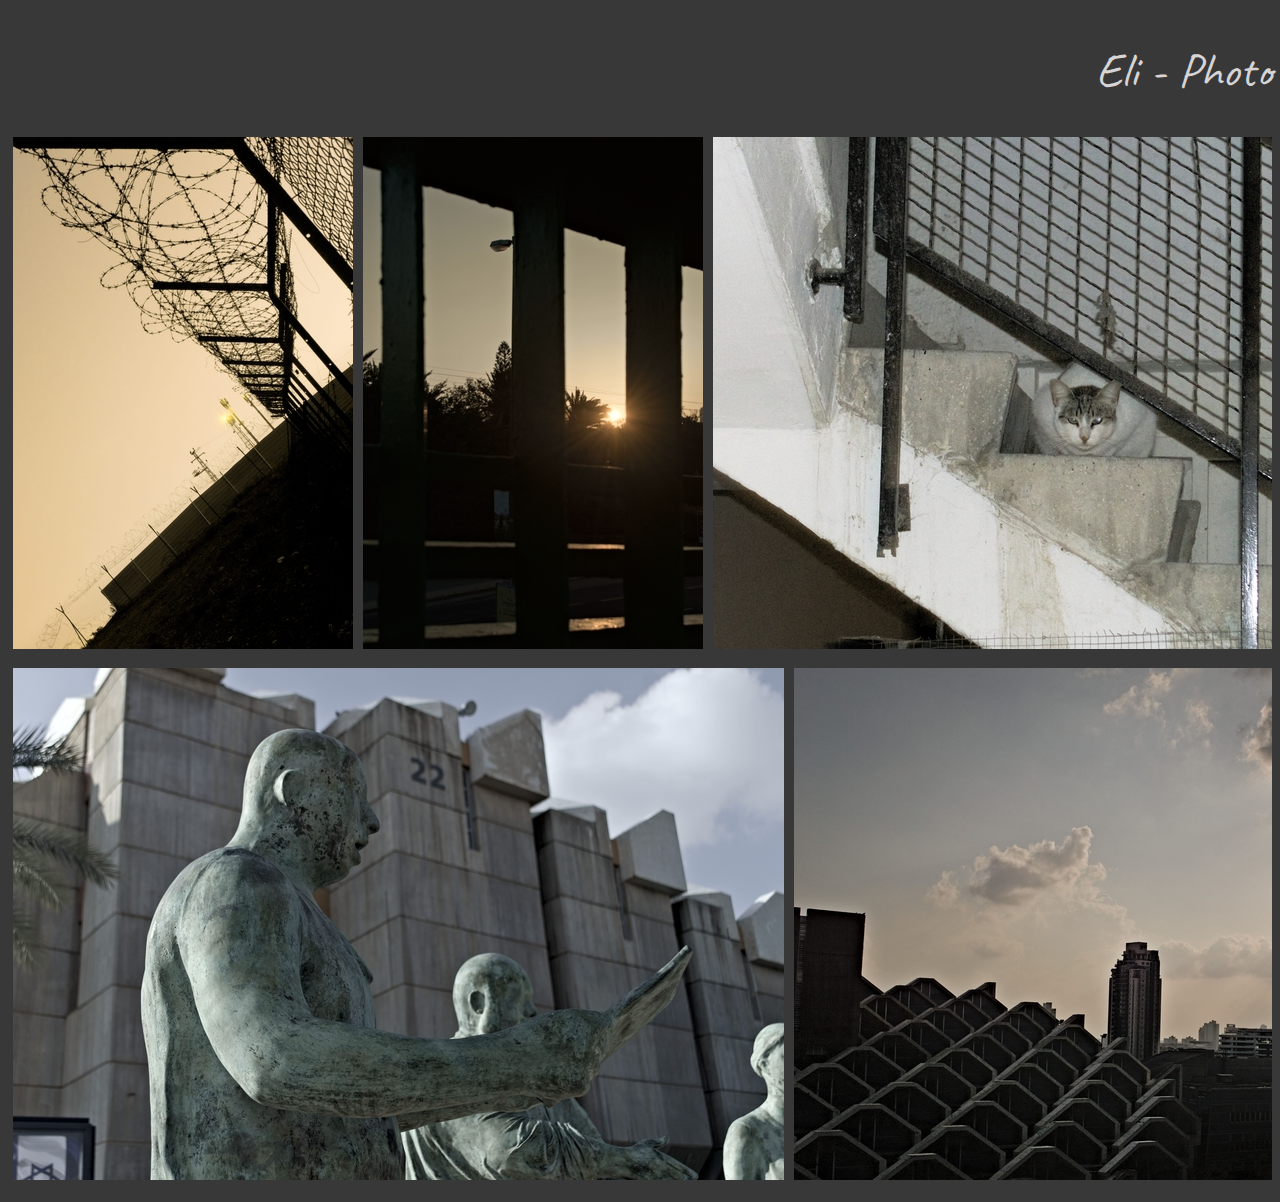
<file: index.html>
<!DOCTYPE html>
<html>
<head>
	<meta charset="utf-8" /> 
	<meta http-equiv="X-UA-Compatible" content="IE=edge" />
	<meta name="viewport" content="width=device-width,initial-scale=1,maximum-scale=1,user-scalable=no" />
	<link rel="stylesheet" href="style.css" />

	<link rel="preconnect" href="https://fonts.googleapis.com">
	<link rel="preconnect" href="https://fonts.gstatic.com" crossorigin>
	<link href="https://fonts.googleapis.com/css2?family=Caveat:wght@400..700&family=Poetsen+One&display=swap" rel="stylesheet">

</head>

<title>El1_Photo</title>

<body>
<div ip="background">	
	<h1>Eli - Photo</h1>
	<div class="scrollmenu">
		<div class="block">
			<div class="image">
			<img src="images/DSC_0008 (1).jpg"> </div>
			<div class="image"> 
			<img src="images/DSC_0983.jpg"> </div>
			<div class="image">
			<img src="images/DSC_0030 (1).jpg"> </div>
			<div class="image">
			<img src="images/DSC_0075.jpg"> </div>
			<div class="image">
			<img src="images/DSC_0058.jpg"> </div>
			<div class="image">
			<img src="images/DSC_0717.jpg"> </div>
			<div class="image">
			<img src="images/DSC_1429.jpg"> </div>			
		</div> 
		<div class="block">
			<div class="image"> 
			<img src="images/DSC_0009.jpg"> </div>
			<div class="image"> 
			<img src="images/DSC_0026.jpg"> </div>
			<div class="image">
			<img src="images/DSC_0017.jpg"> </div>
			<div class="image">
			<img src="images/DSC_0035.jpg"> </div>
			<div class="image">
			<img src="images/final.jpg"> </div>
			<div class="image">
			<img src="images/DSC_0114.jpg"> </div>
			<div class="image">
			<img src="images/DSC_1121.jpg"> </div>
			<div class="image">
			<img src="images/DSC_1432.jpg"> </div>
		</div> 
	</div> 
</div>	
</body>
</html>
</file>
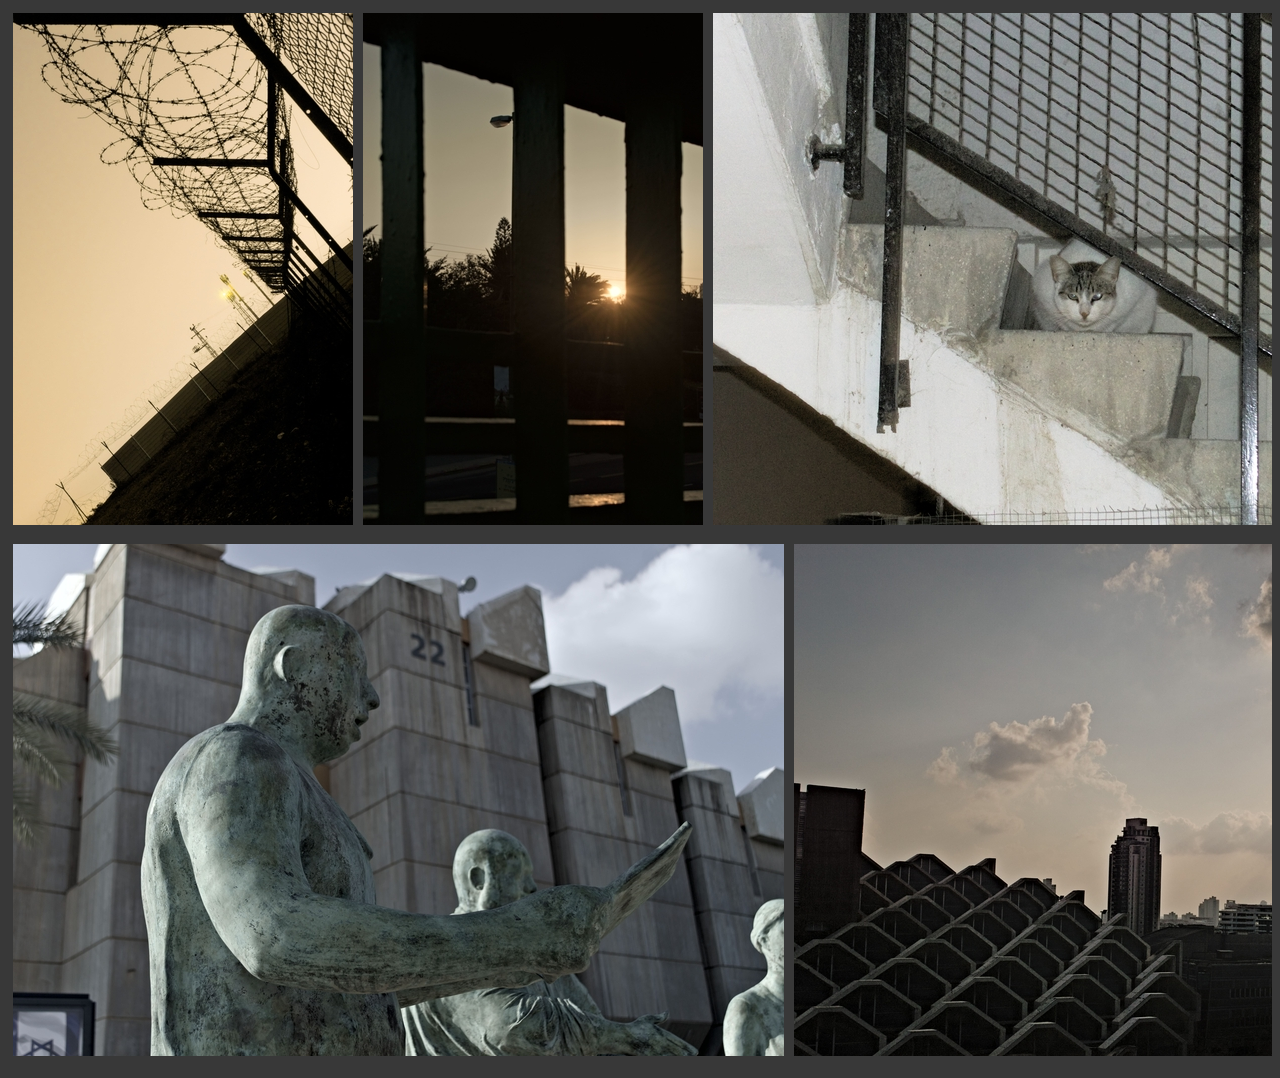
<file: div.html>
<!doctype html>
<html>
<head>
	<meta charset="utf-8" /> 
	<meta http-equiv="X-UA-Compatible" content="IE=edge">
	<meta name="viewport" content="width=device-width,initial-scale=1,maximum-scale=1,user-scalable=no" />
	<link rel="stylesheet" href="style.css" />
</head>

<title>el1_photo</title>

<body>
	<div class="scrollmenu">
		<div class="block">
			<div class="image">
			<img src="images/DSC_0008 (1).jpg"> </div>
			<div class="image"> 
			<img src="images/DSC_0983.jpg"> </div>
			<div class="image">
			<img src="images/DSC_0030 (1).jpg"> </div>
			<div class="image">
			<img src="images/DSC_0075.jpg"> </div>
			<div class="image">
			<img src="images/DSC_0058.jpg"> </div>
			<div class="image">
			<img src="images/DSC_0717.jpg"> </div>
			<div class="image">
			<img src="images/DSC_1429.jpg"> </div>			
</div> 
<div class="block">
			<div class="image"> 
			<img src="images/DSC_0009.jpg"> </div>
			<div class="image"> 
			<img src="images/DSC_0026.jpg"> </div>
			<div class="image">
			<img src="images/DSC_0017.jpg"> </div>
			<div class="image">
			<img src="images/DSC_0035.jpg"> </div>
			<div class="image">
			<img src="images/final.jpg"> </div>
			<div class="image">
			<img src="images/DSC_0114.jpg"> </div>
			<div class="image">
			<img src="images/DSC_1121.jpg"> </div>
			<div class="image">
			<img src="images/DSC_1432.jpg"> </div>
</div> 
</div> 
</body>
</html>
</file>
<file: style.css>
@font-face {
	font-family:"Caveat", cursive ;
	src: url("https://fonts.googleapis.com/css2?family=Caveat:wght@400..700&family=Poetsen+One&display=swap");
} 
body { 
	background-color: rgb(56, 56, 56);
}
#background {
	background-color: rgb(49, 49, 49);
	width: 920px;
	position: fixed;
	align-self: center;
}
h1 {
	color: rgb(214,212,212);
	font-family:"Caveat", cursive ;
	align-self:"right";
	float:right;
	font-optical-sizing: auto;
	font-weight: 400;
	font-style: normal;	
	font-size: 48px;
}
.scrollmenu {
	width: 100%;	
	white-space: nowrap;
	overflow-x: scroll;
	overflow-y: hidden;
	-webkit-overflow-scrolling: touch;
}
.block {
	width: 100%;
	margin-bottom: 5px;
	display: flex;
	flex-direction: stroke;
}
.image {
	height: 25%;
	margin: 5px;
	float: left;
}
.image img {
	height: 50%;   
/* 
display: inline-block;  
white-space: nowrap;
*/
}	
::-webkit-scrollbar { display: none }
</file>
